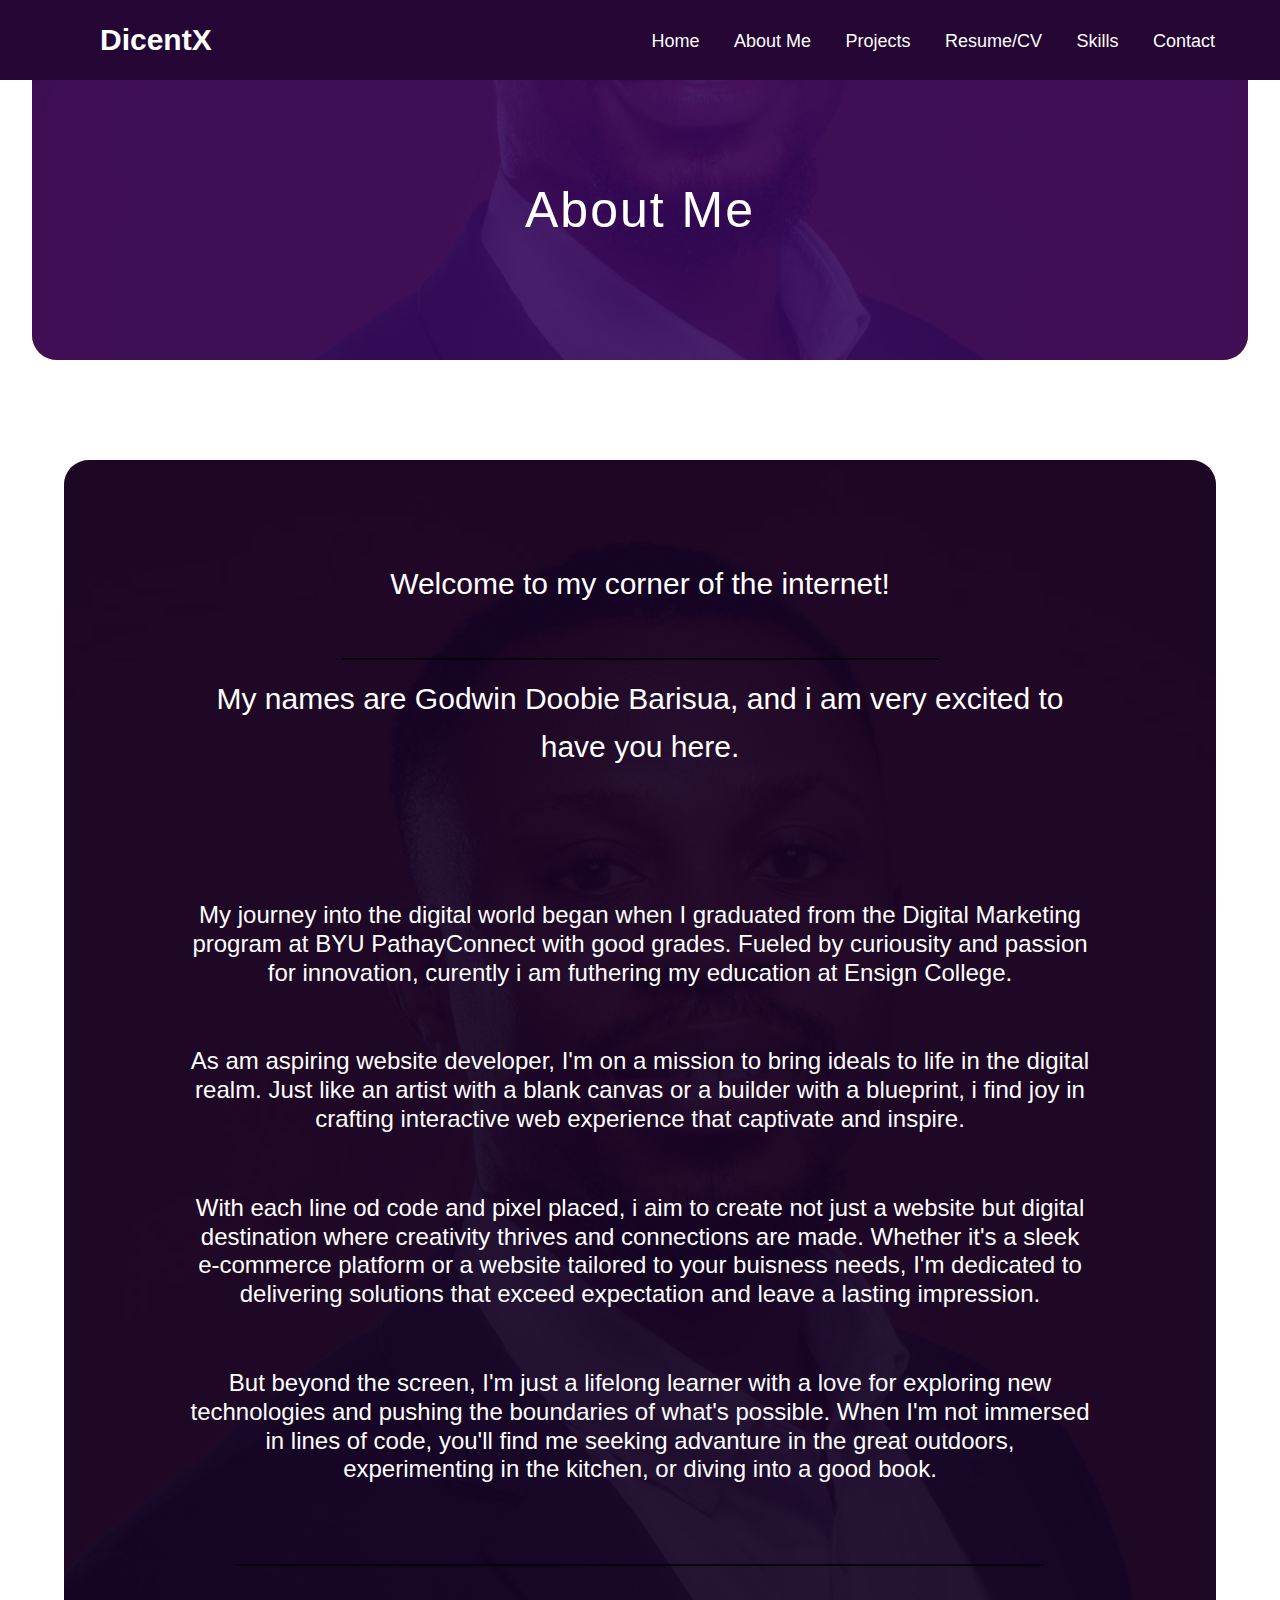
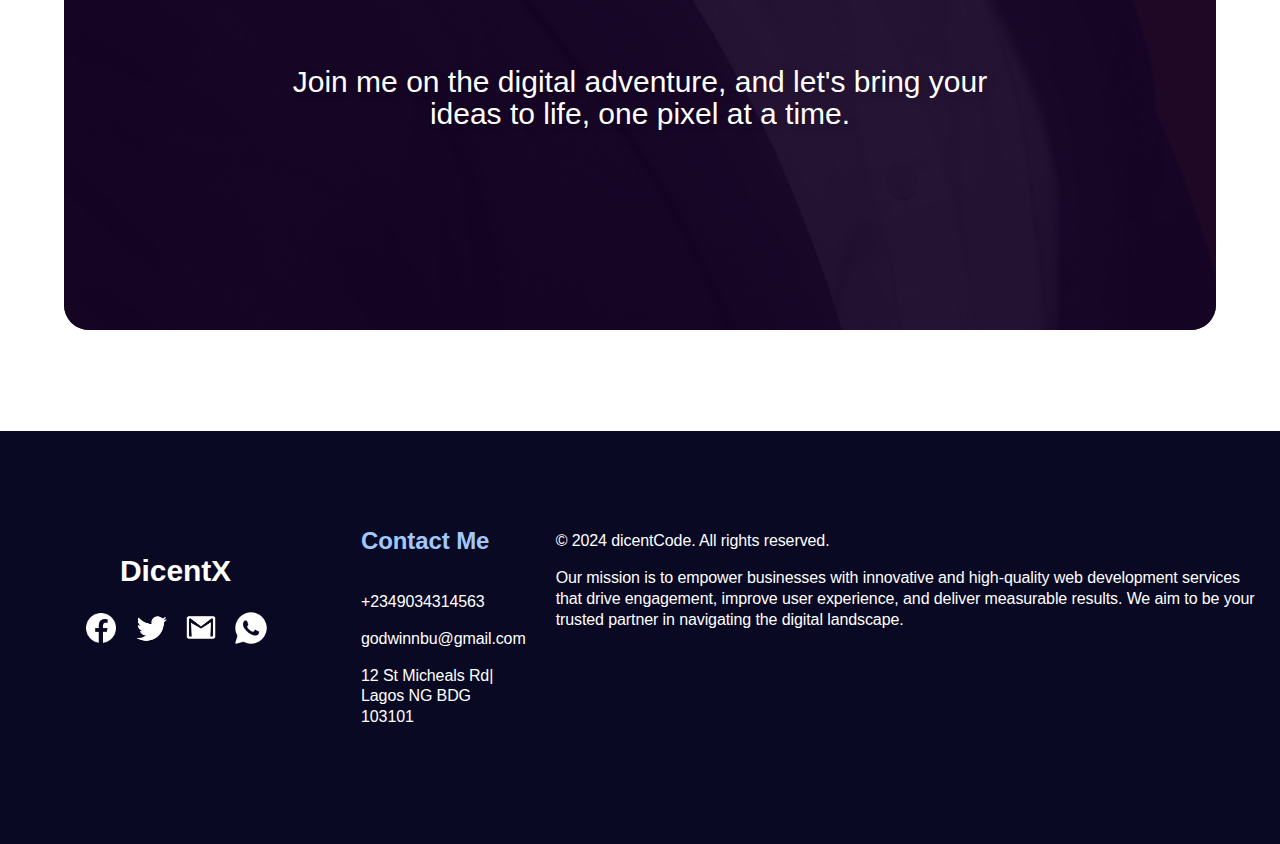
<file: about me.html>
<!DOCTYPE html>
<html lang="en">
<head>
    <meta charset="UTF-8">
    <meta name="viewport" content="width=device-width, initial-scale=1.0">
    <link rel="stylesheet" href="styles.css">
    <title>About Me</title>
</head>
<body>
    <nav>
        <input type="checkbox" id="check">
        <label for="check">
          <img src="images/icons8-menu-50.png" class="checkbtn">
        </label>
        
        <label class="logo">DicentX</label>
        <ul class="menu active">
          <li class="nav-menu">
            <a href="index.html">Home</a>
          </li>
          <li class="nav-menu">
            <a href="about me.html">About Me</a>
          </li>
          <li class="nav-menu">
            <a href="portfolio.html">Projects</a>
          </li>
          <li class="nav-menu">
            <a href="resume.html">Resume/CV</a>
          </li>
          <li class="nav-menu">
            <a href="skills.html">Skills</a>
          </li>
          <li class="nav-menu">
            <a href="contacts.html">Contact</a>
          </li>
        </ul>
      </nav>
      <div id="about-heading">
        <div class="overlay">
            <h1>About Me</h1>
        </div>
      </div>
      <div id="about-me-text">
        <div class="overlay">
            <div class="about-hero">
                <h5>Welcome to my corner of the internet!<br><hr>My names are Godwin Doobie Barisua, and i am very excited to have you here.</h5>
                
            </div>
            <div class="about-child">
                <p>My journey into the digital world began when I graduated from the Digital Marketing program at BYU PathayConnect with good grades. Fueled by curiousity and passion for innovation, curently i am futhering my education at Ensign College.</p>
                <p>As am aspiring website developer, I'm on a mission to bring ideals to life in the digital realm. Just like an artist with a blank canvas or a builder with a blueprint, i find joy in crafting interactive web experience that captivate and inspire.</p>
                <p>With each line od code and pixel placed, i aim to create not just a website but digital destination where creativity thrives and connections are made. Whether it's a sleek e-commerce platform or a website tailored to your buisness needs, I'm dedicated to delivering solutions that exceed expectation and leave a lasting impression.</p>
                <p>But beyond the screen, I'm just a lifelong learner with a love for exploring new technologies and pushing the boundaries of what's possible. When I'm not immersed in lines of code, you'll find me seeking advanture in the great outdoors, experimenting in the kitchen, or diving into a good book.</p>
                <hr>
                <h5>Join me on the digital adventure, and let's bring your ideas to life, one pixel at a time.</h5>
            </div>
        </div>
      </div>
      <footer id="Contact">
        <div class="foot-case first">
          <label class="logo foot-logo">DicentX</label>
          <ul>
            <li>
              <a href="https://web.facebook.com/profile.php?id=100074718063297"><img class="foot-icon" src="images/icons8-facebook-50.png" alt="facebook logo"></a>
            </li>
            <li>
              <a href="https://x.com/Factorstarblog"><img class="foot-icon" src="images/icons8-twitter-64.png" alt="twitter logo"></a>
            </li>
            <li>
              <a href="mailto:godwinnbu@gmail.com"><img class="foot-icon" src="images/icons8-gmail-64.png" al="gmail icon"></a>
            </li>
            <li>
              <a href="https://wa.me/+2349034314563"><img class="foot-icon" src="images/icons8-whatsapp-50.png" alt="whatsApp logo"></a>
            </li>
          </ul>
        </div>
        <div class="foot-case">
          <h5>Contact Me</h5>
          <p>+2349034314563</p>
          <p>godwinnbu@gmail.com</p>
          <p>12 St Micheals Rd| Lagos NG BDG 103101</p>
          </div>
        <div class="foot-case">
          <p>&copy; 2024 dicentCode. All rights reserved.</p>
          <p>Our mission is to empower businesses with innovative and high-quality web development services that drive engagement, improve user experience, and deliver measurable results. We aim to be your trusted partner in navigating the digital landscape.</p>
        </div>
      </footer>
</body>
</html>
</file>
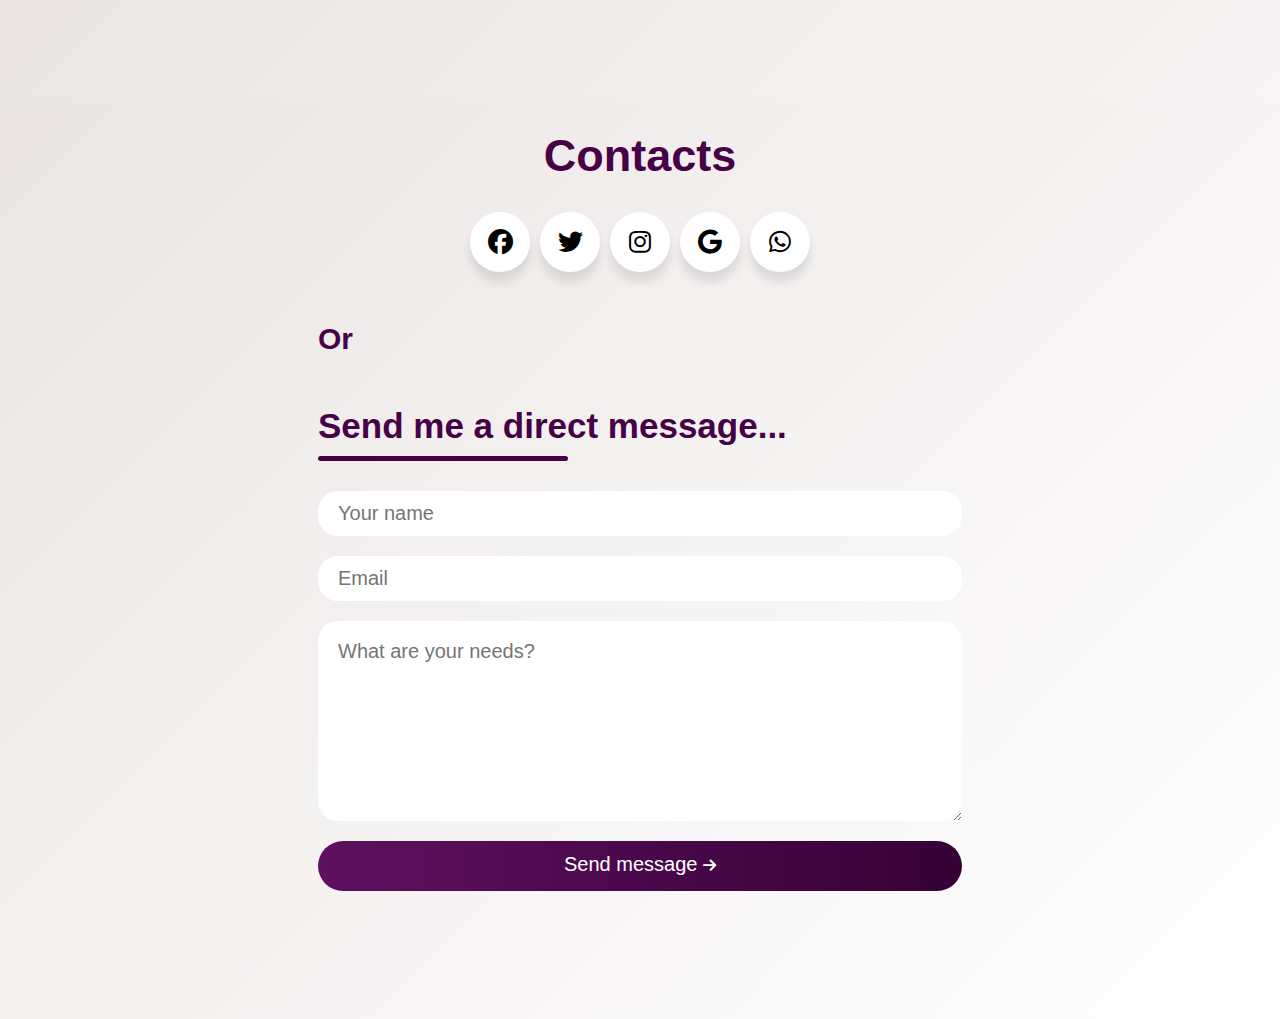
<file: contact.html>
<!DOCTYPE html>
<html lang="en">
<head>
    <meta http-equiv="X-UA-Compatible" content="IE=7">
    <meta charset="UTF-8">
    <meta name="viewport" content="width=device-width, initial-scale=1.0">
    <title>Document</title>
    <link rel="stylesheet" href="contact-style.css">
    <link rel="stylesheet" href="fontawesome-free-6.5.2-web/fontawesome-free-6.5.2-web/css/all.css">
</head>
<body>
    <div class="contact">
        <h1>Contacts</h1>
        <div class="social-contact">
            <div class="button">
                <div class="icon-n"><a href=""><i class="fab fa-facebook"></i></a></i></div>
                <span>Facebook</span>
            </div>
            <div class="button">
                <div class="icon-n"><i class="fab fa-twitter"></i></div>
                <span>Twitter</span>
            </div>
            <div class="button">
                <div class="icon-n"><i class="fab fa-instagram"></i></div>
                <span>Instagram</span>
            </div>
            <div class="button">
                <div class="icon-n"><a href="godwinnbu@gmail.com"><i class="fab fa-google"></i></a></div>
                <span>Gmail</span>
            </div>
            
            <div class="button">
                <div class="icon-n"><i class="fab fa-whatsapp"></i></div>
                <span>WhatsApp</span>
            </div>
            
        </div>
        <div class="form">
            <form action="https://api.web3forms.com/submit" method="POST" name="form">
                <div>
                    <h3>Or</h3>
                    <h2>Send me a direct message...</h2>
                    <hr>
                </div>
                <input type="hidden" name="access_key" value="ffc06387-06db-4fed-a189-ffeb232dbc75">
                <input type="text" name="name" class="gmail-input" placeholder="Your name" required>
                <input type="email" name="email" class="gmail-input" placeholder="Email" required>
                <textarea name="message" class="gmail-input" placeholder="What are your needs?" required></textarea>
                <button>Send message <i class="fa fa-arrow-right"></i></button>
            </form>
        </div>
    </div>
</body>
</html>
</file>
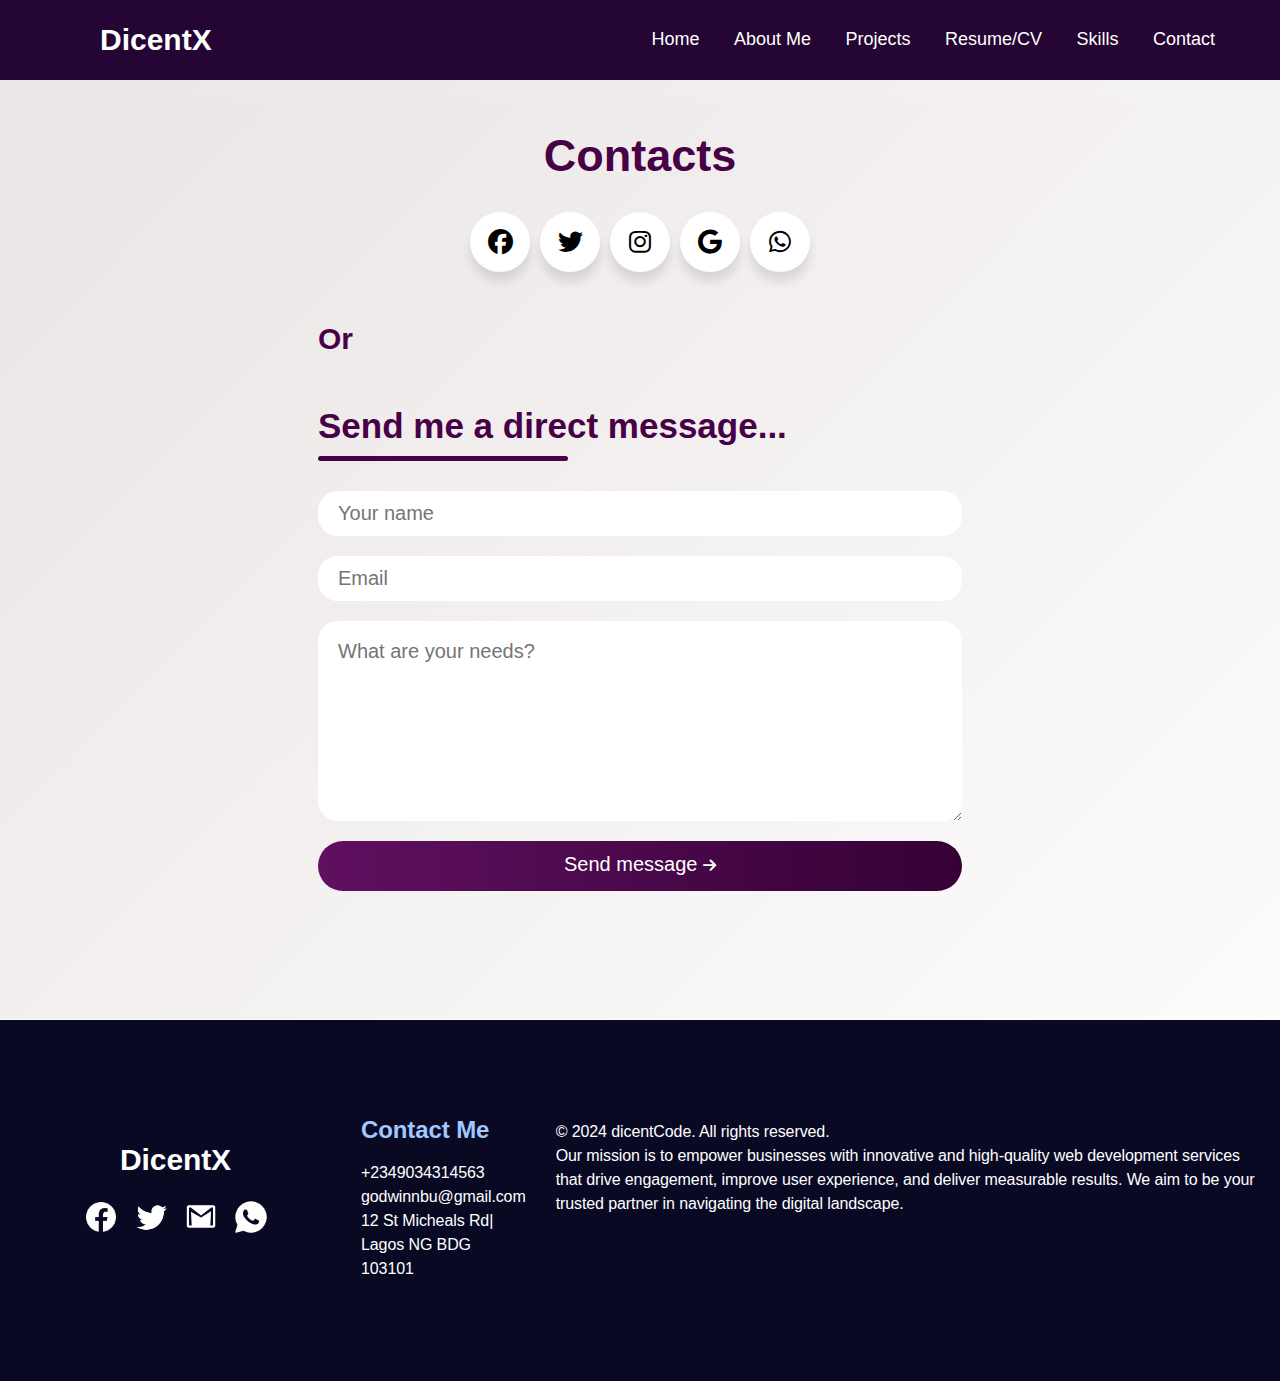
<file: contacts.html>
<!DOCTYPE html>
<html lang="en">
<head>
    <meta charset="UTF-8">
    <meta http-equiv="X-UA-Compatible" content="IE=7">
    <meta name="viewport" content="width=device-width, initial-scale=1.0">
    <link rel="stylesheet" href="contact-style.css">
    <link rel="stylesheet" href="fontawesome-free-6.5.2-web/fontawesome-free-6.5.2-web/css/all.css">
    <title>About Me</title>
</head>
<body>
    <nav>
        <input type="checkbox" id="check">
        <label for="check">
          <img src="images/icons8-menu-50.png" class="checkbtn">
        </label>
        
        <label class="logo">DicentX</label>
        <ul class="menu active">
          <li class="nav-menu">
            <a href="index.html">Home</a>
          </li>
          <li class="nav-menu">
            <a href="about me.html">About Me</a>
          </li>
          <li class="nav-menu">
            <a href="portfolio.html">Projects</a>
          </li>
          <li class="nav-menu">
            <a href="resume.html">Resume/CV</a>
          </li>
          <li class="nav-menu">
            <a href="skills.html">Skills</a>
          </li>
          <li class="nav-menu">
            <a href="contacts.html">Contact</a>
          </li>
        </ul>
      </nav>
      <div class="contact">
        <h1>Contacts</h1>
        <div class="social-contact">
            <div class="button">
                <div class="icon-n"><a href="https://web.facebook.com/profile.php?id=100074718063297"><i class="fab fa-facebook"></i></a></div>
                <span>Facebook</span>
            </div>
            <div class="button">
                <div class="icon-n"><a href="https://x.com/Factorstarblog"><i class="fab fa-twitter"></i></a></div>
                <span>Twitter</span>
            </div>
            <div class="button">
                <div class="icon-n"><a href="https://www.instagram.com/factorstarblog?igsh=OGQ5ZDc2ODk2ZA%3D%3D&utm_source=qr"><i class="fab fa-instagram"></i></a></div>
                <span>Instagram</span>
            </div>
            <div class="button">
                <div class="icon-n"><a href="mailto:godwinnbu@gmail.com"><i class="fab fa-google"></i></a></div>
                <span>Gmail</span>
            </div>
            
            <div class="button">
                <div class="icon-n"><a href="https://wa.me/+2349034314563"><i class="fab fa-whatsapp"></i></a></div>
                <span>WhatsApp</span>
            </div>
            
        </div>
        <div class="form">
            <form action="https://api.web3forms.com/submit" method="POST" name="form">
                <div>
                    <h3>Or</h3>
                    <h2>Send me a direct message...</h2>
                    <hr>
                </div>
                <input type="hidden" name="access_key" value="ffc06387-06db-4fed-a189-ffeb232dbc75">
                <input type="text" name="name" class="gmail-input" placeholder="Your name" required>
                <input type="email" name="email" class="gmail-input" placeholder="Email" required>
                <textarea name="message" class="gmail-input" placeholder="What are your needs?" required></textarea>
                <button>Send message <i class="fa fa-arrow-right"></i></button>
            </form>
        </div>
    </div>
      
      <footer id="Contact">
        <div class="foot-case first">
          <label class="logo foot-logo">DicentX</label>
          <ul>
            <li>
              <a href="https://web.facebook.com/profile.php?id=100074718063297"><img class="foot-icon" src="images/icons8-facebook-50.png" alt="facebook logo"></a>
            </li>
            <li>
              <a href="https://x.com/Factorstarblog"><img class="foot-icon" src="images/icons8-twitter-64.png" alt="twitter logo"></a>
            </li>
            <li>
              <a href="mailto:godwinnbu@gmail.com"><img class="foot-icon" src="images/icons8-gmail-64.png" al="gmail icon"></a>
            </li>
            <li>
              <a href="https://wa.me/+2349034314563"><img class="foot-icon" src="images/icons8-whatsapp-50.png" alt="whatsApp logo"></a>
            </li>
          </ul>
        </div>
        <div class="foot-case">
          <h5>Contact Me</h5>
          <p>+2349034314563</p>
          <p>godwinnbu@gmail.com</p>
          <p>12 St Micheals Rd| Lagos NG BDG 103101</p>
          </div>
        <div class="foot-case">
          <p>&copy; 2024 dicentCode. All rights reserved.</p>
          <p>Our mission is to empower businesses with innovative and high-quality web development services that drive engagement, improve user experience, and deliver measurable results. We aim to be your trusted partner in navigating the digital landscape.</p>
        </div>
      </footer>
</body>
</html>
</file>
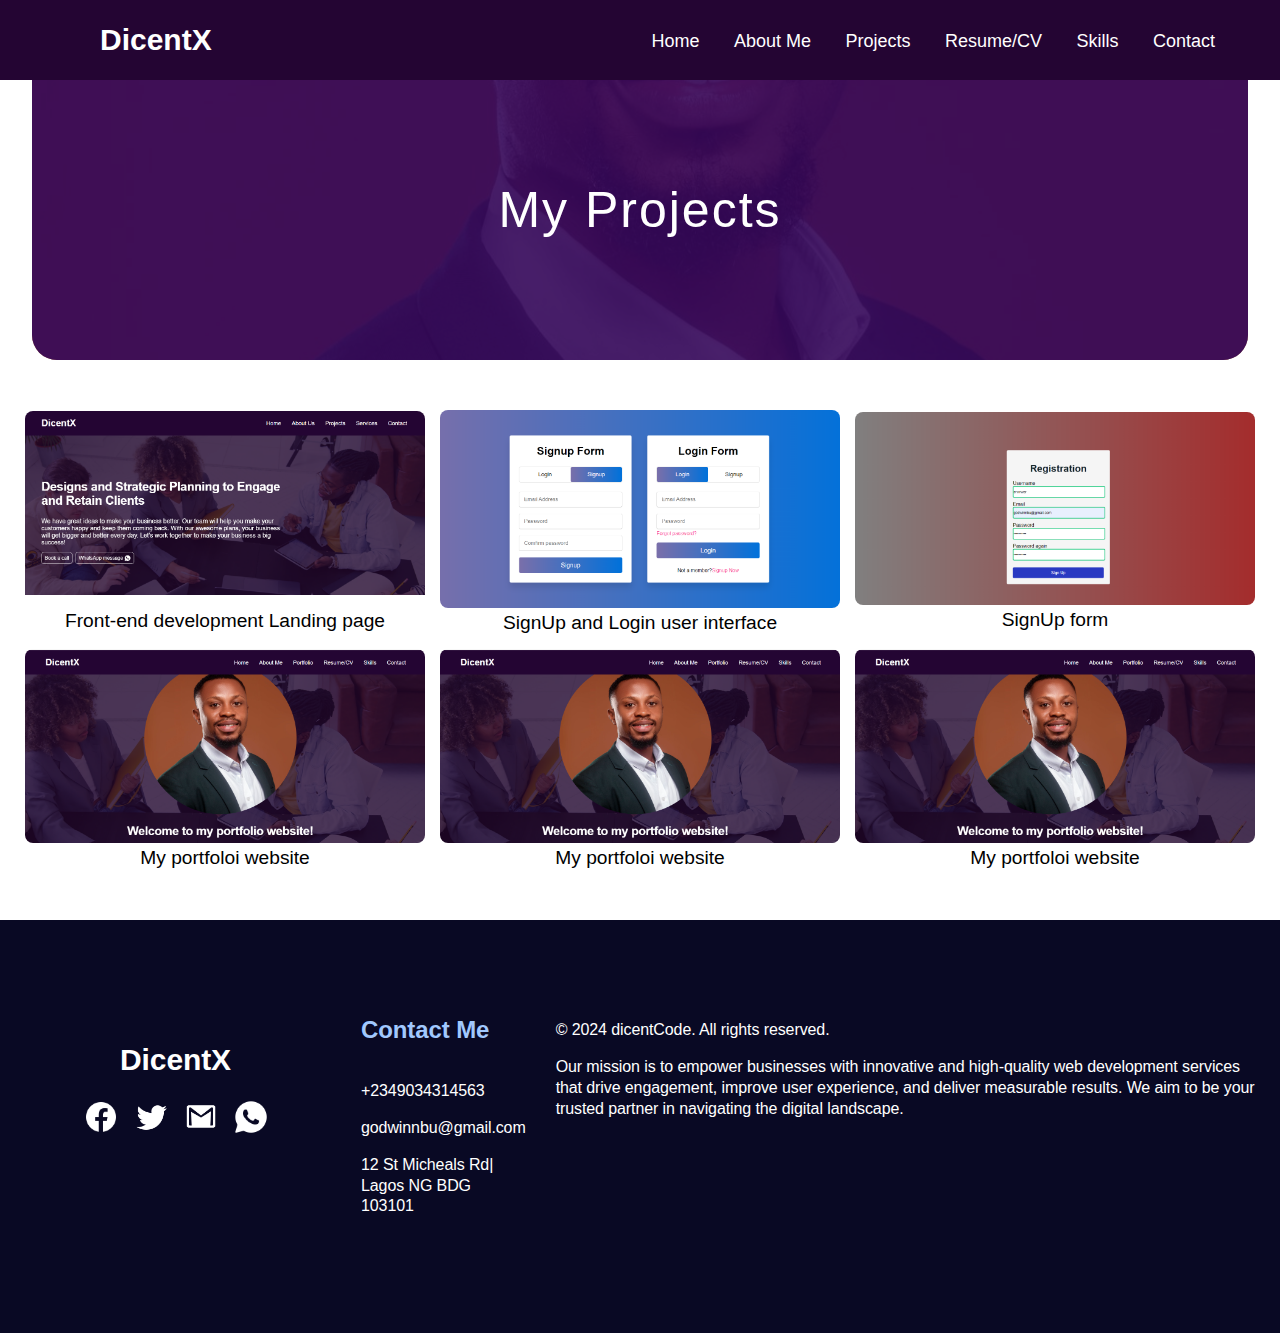
<file: portfolio.html>
<!DOCTYPE html>
<html lang="en">
<head>
    <meta charset="UTF-8">
    <meta name="viewport" content="width=device-width, initial-scale=1.0">
    <link rel="stylesheet" href="styles.css">
    <title>About Me</title>
</head>
<body>
    <nav>
        <input type="checkbox" id="check">
        <label for="check">
          <img src="images/icons8-menu-50.png" class="checkbtn">
        </label>
        
        <label class="logo">DicentX</label>
        <ul class="menu active">
          <li class="nav-menu">
            <a href="index.html">Home</a>
          </li>
          <li class="nav-menu">
            <a href="about me.html">About Me</a>
          </li>
          <li class="nav-menu">
            <a href="portfolio.html">Projects</a>
          </li>
          <li class="nav-menu">
            <a href="resume.html">Resume/CV</a>
          </li>
          <li class="nav-menu">
            <a href="skills.html">Skills</a>
          </li>
          <li class="nav-menu">
            <a href="contacts.html">Contact</a>
          </li>
        </ul>
      </nav>
      <div id="about-heading">
        <div class="overlay">
            <h1>My Projects
            </h1>
        </div>
      </div>
      <div class="my-portfolio">
        <div>
            <div class="web-project">
                <img class="image" src="images/DicentX website.png" alt="dicentX project">
            </div>
            <p>Front-end development Landing page</p>
        </div>
        <div>
            <div class="web-project">
                <img class="image" src="images/singin and login.png" alt="dicentX project">
            </div>
            <p>SignUp and Login user interface</p>
        </div>
        <div>
            <div class="web-project">
                <img class="image" src="images/SignUp Form.png" alt="dicentX project">
            </div>
            <p>SignUp form</p>
        </div>
        <div>
            <div class="web-project">
                <img class="image" src="images/my port.png" alt="dicentX project">
            </div>
            <p>My portfoloi website</p>
        </div>
        <div>
            <div class="web-project">
                <img class="image" src="images/my port.png" alt="dicentX project">
            </div>
            <p>My portfoloi website</p>
        </div>
        <div>
            <div class="web-project">
                <img class="image" src="images/my port.png" alt="dicentX project">
            </div>
            <p>My portfoloi website</p>
        </div>
      </div>
      
      <footer id="Contact">
        <div class="foot-case first">
          <label class="logo foot-logo">DicentX</label>
          <ul>
            <li>
              <a href="https://web.facebook.com/profile.php?id=100074718063297"><img class="foot-icon" src="images/icons8-facebook-50.png" alt="facebook logo"></a>
            </li>
            <li>
              <a href="https://x.com/Factorstarblog"><img class="foot-icon" src="images/icons8-twitter-64.png" alt="twitter logo"></a>
            </li>
            <li>
              <a href="mailto:godwinnbu@gmail.com"><img class="foot-icon" src="images/icons8-gmail-64.png" al="gmail icon"></a>
            </li>
            <li>
              <a href="https://wa.me/+2349034314563"><img class="foot-icon" src="images/icons8-whatsapp-50.png" alt="whatsApp logo"></a>
            </li>
          </ul>
        </div>
        <div class="foot-case">
          <h5>Contact Me</h5>
          <p>+2349034314563</p>
          <p>godwinnbu@gmail.com</p>
          <p>12 St Micheals Rd| Lagos NG BDG 103101</p>
          </div>
        <div class="foot-case">
          <p>&copy; 2024 dicentCode. All rights reserved.</p>
          <p>Our mission is to empower businesses with innovative and high-quality web development services that drive engagement, improve user experience, and deliver measurable results. We aim to be your trusted partner in navigating the digital landscape.</p>
        </div>
      </footer>
</body>
</html>
</file>
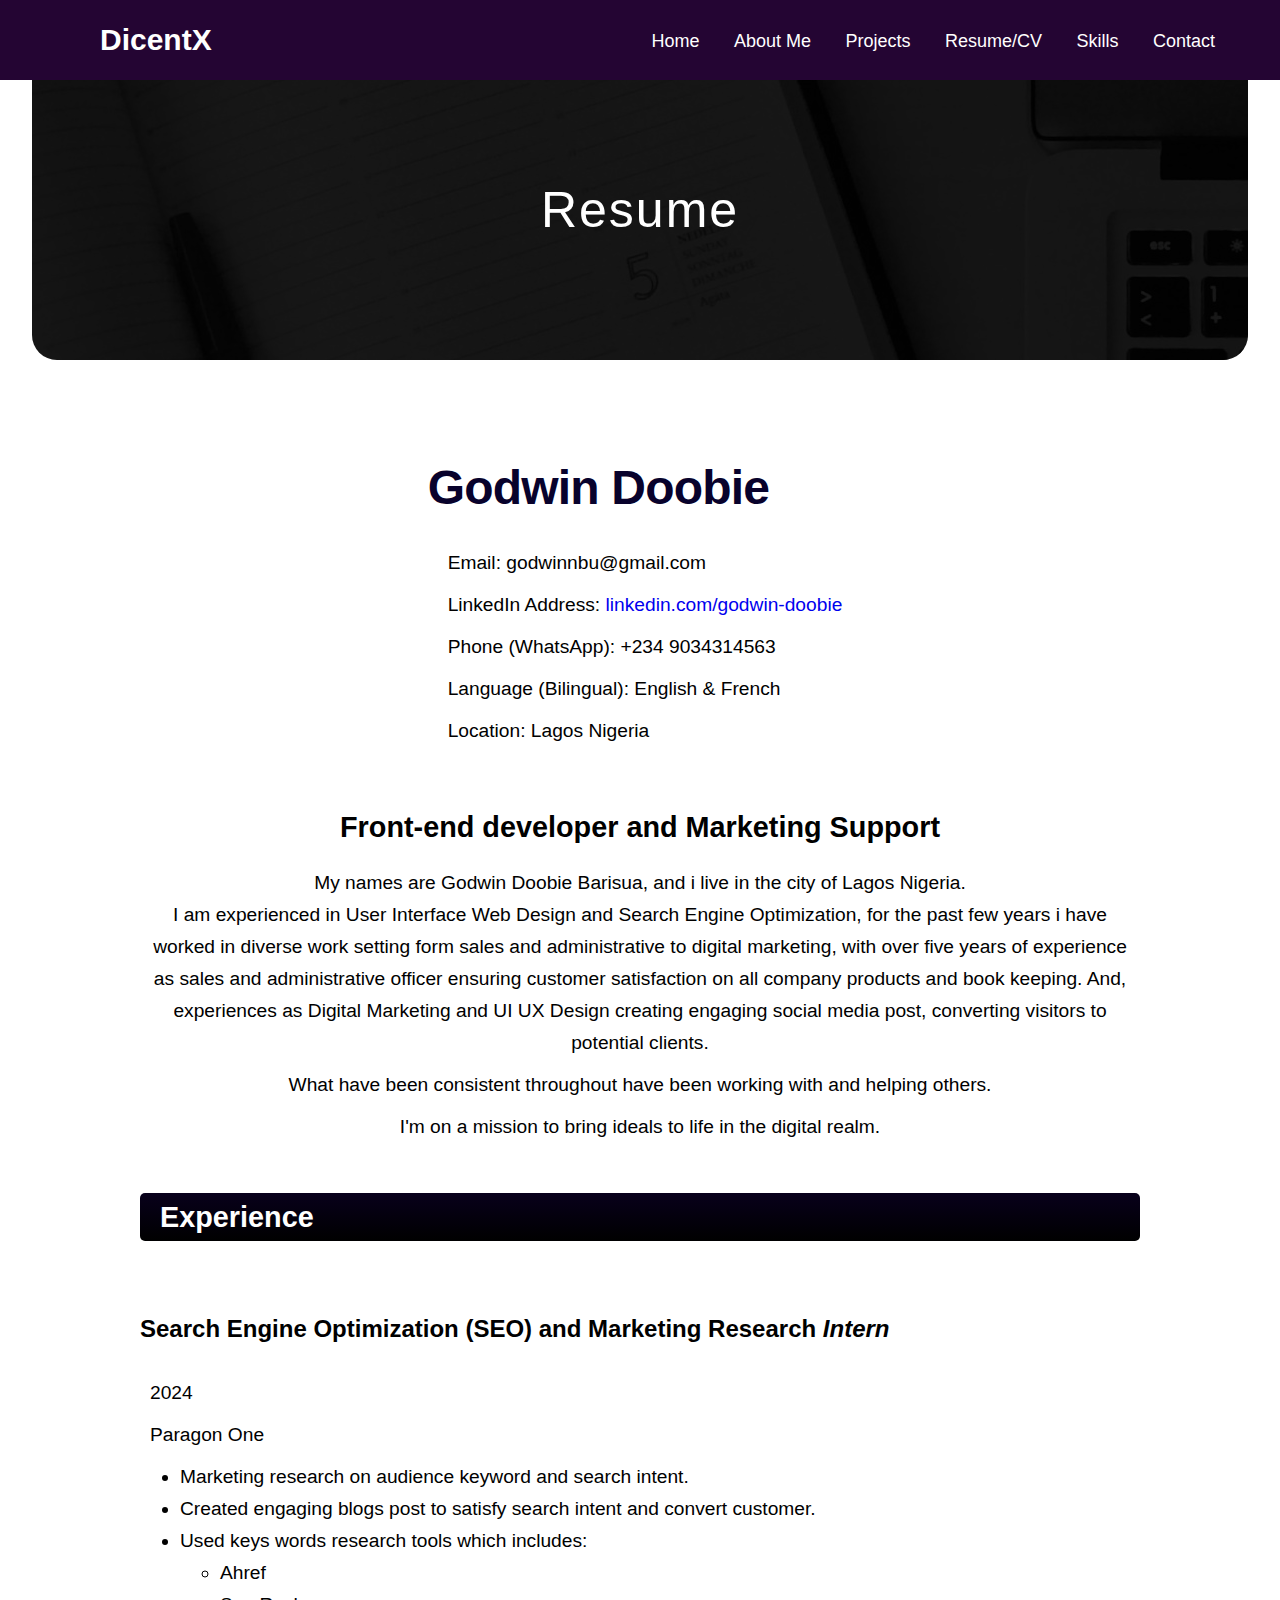
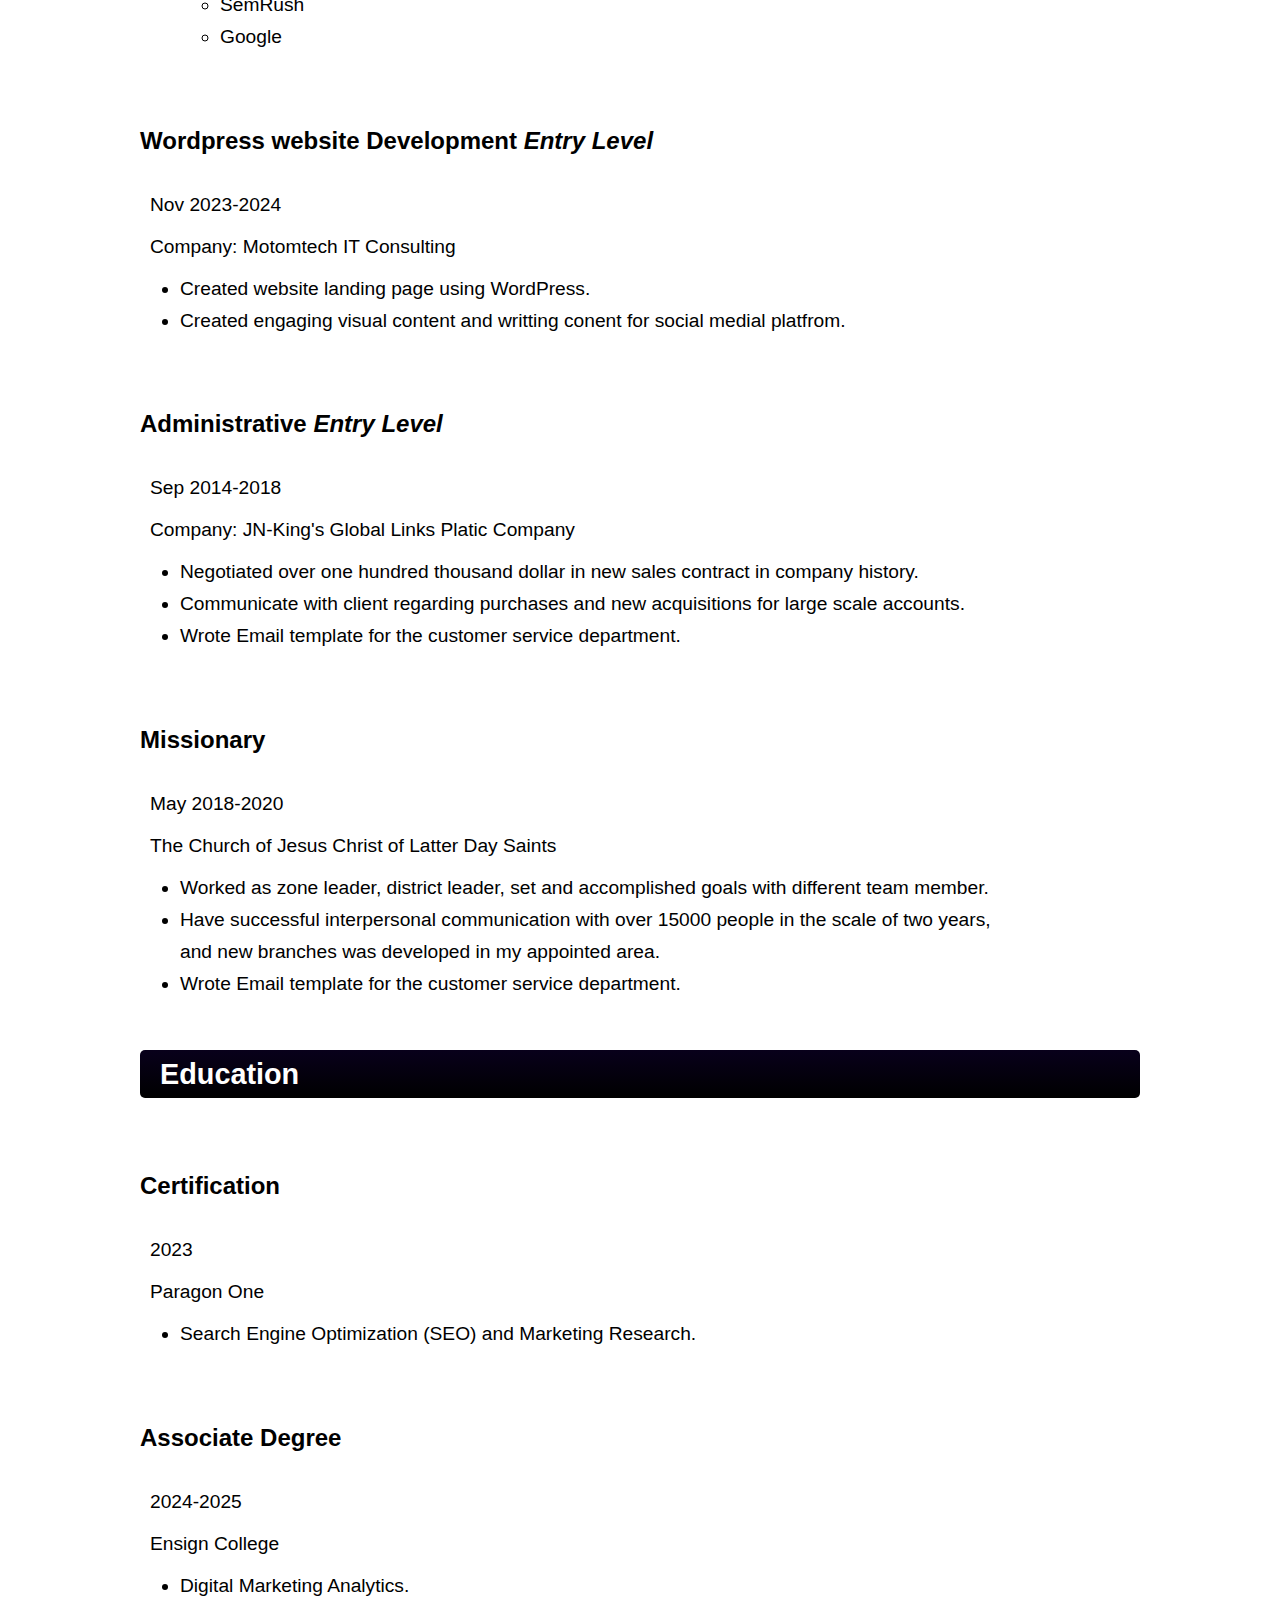
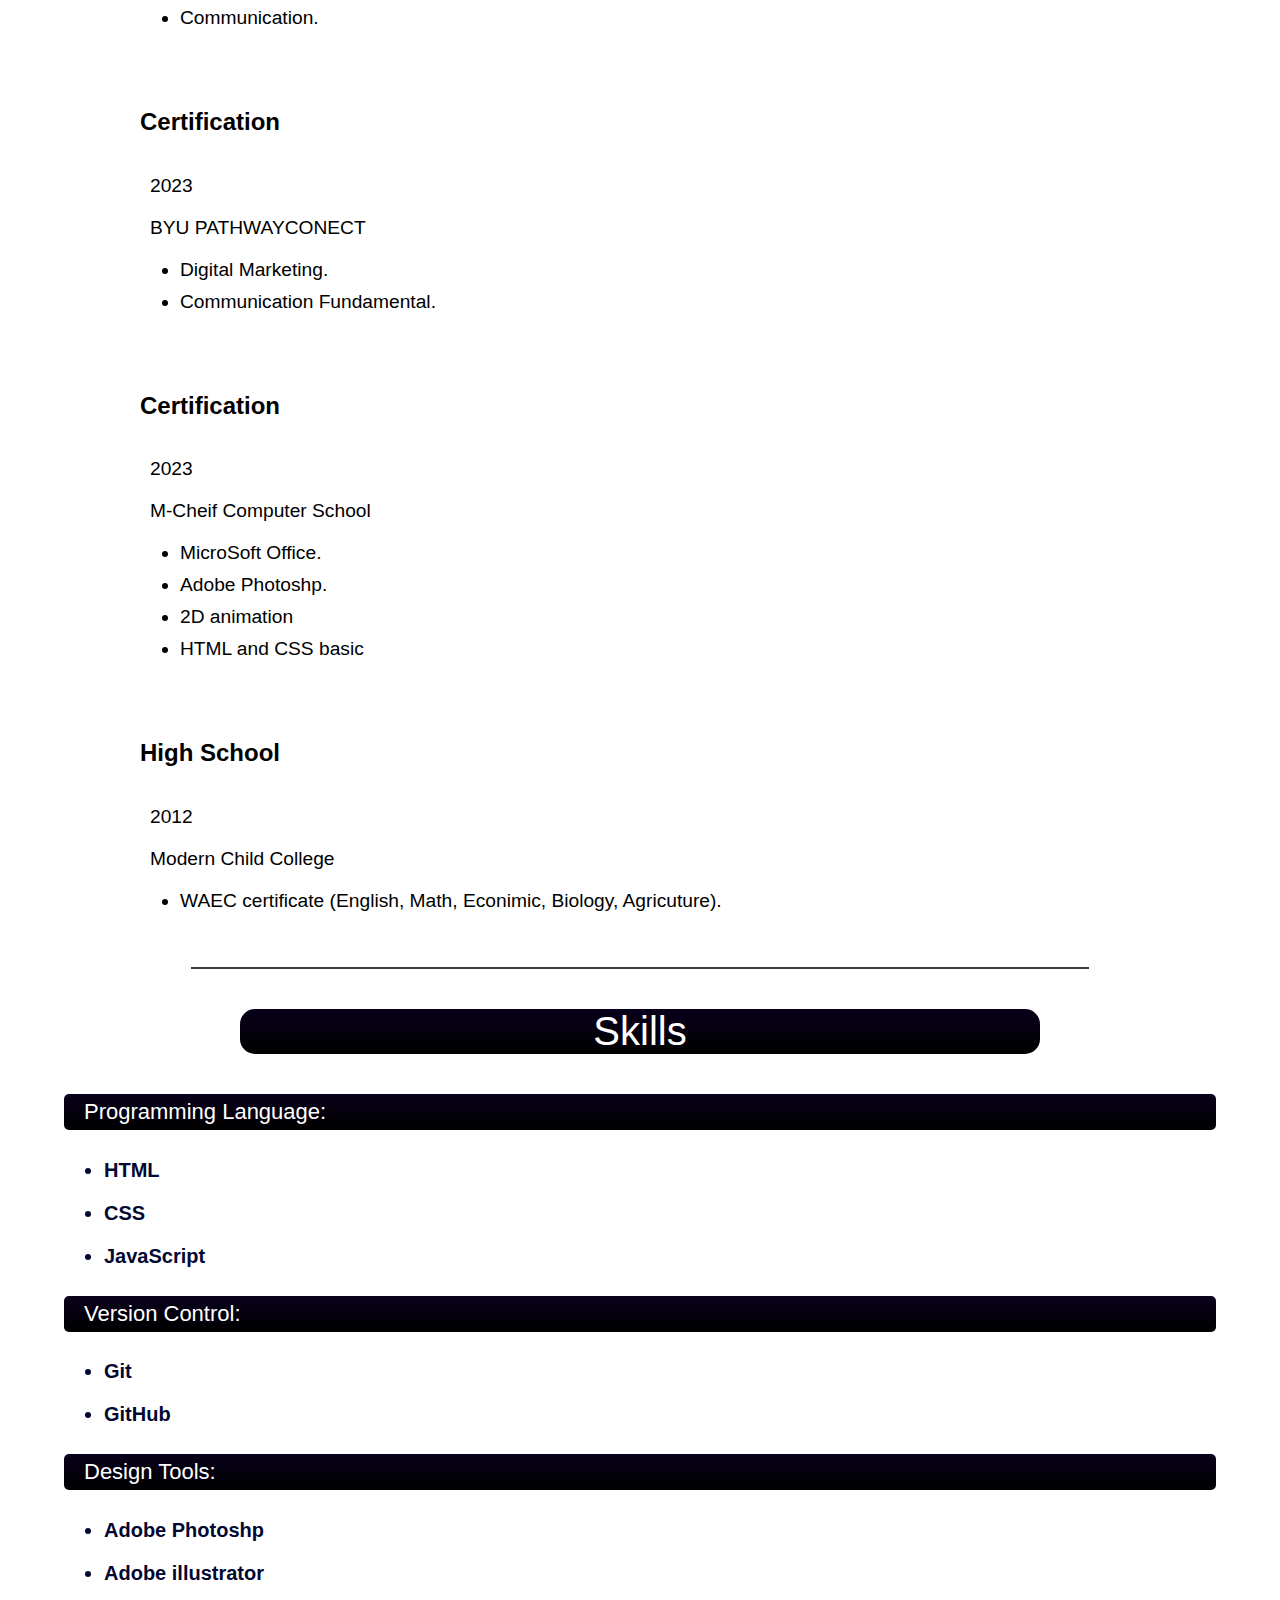
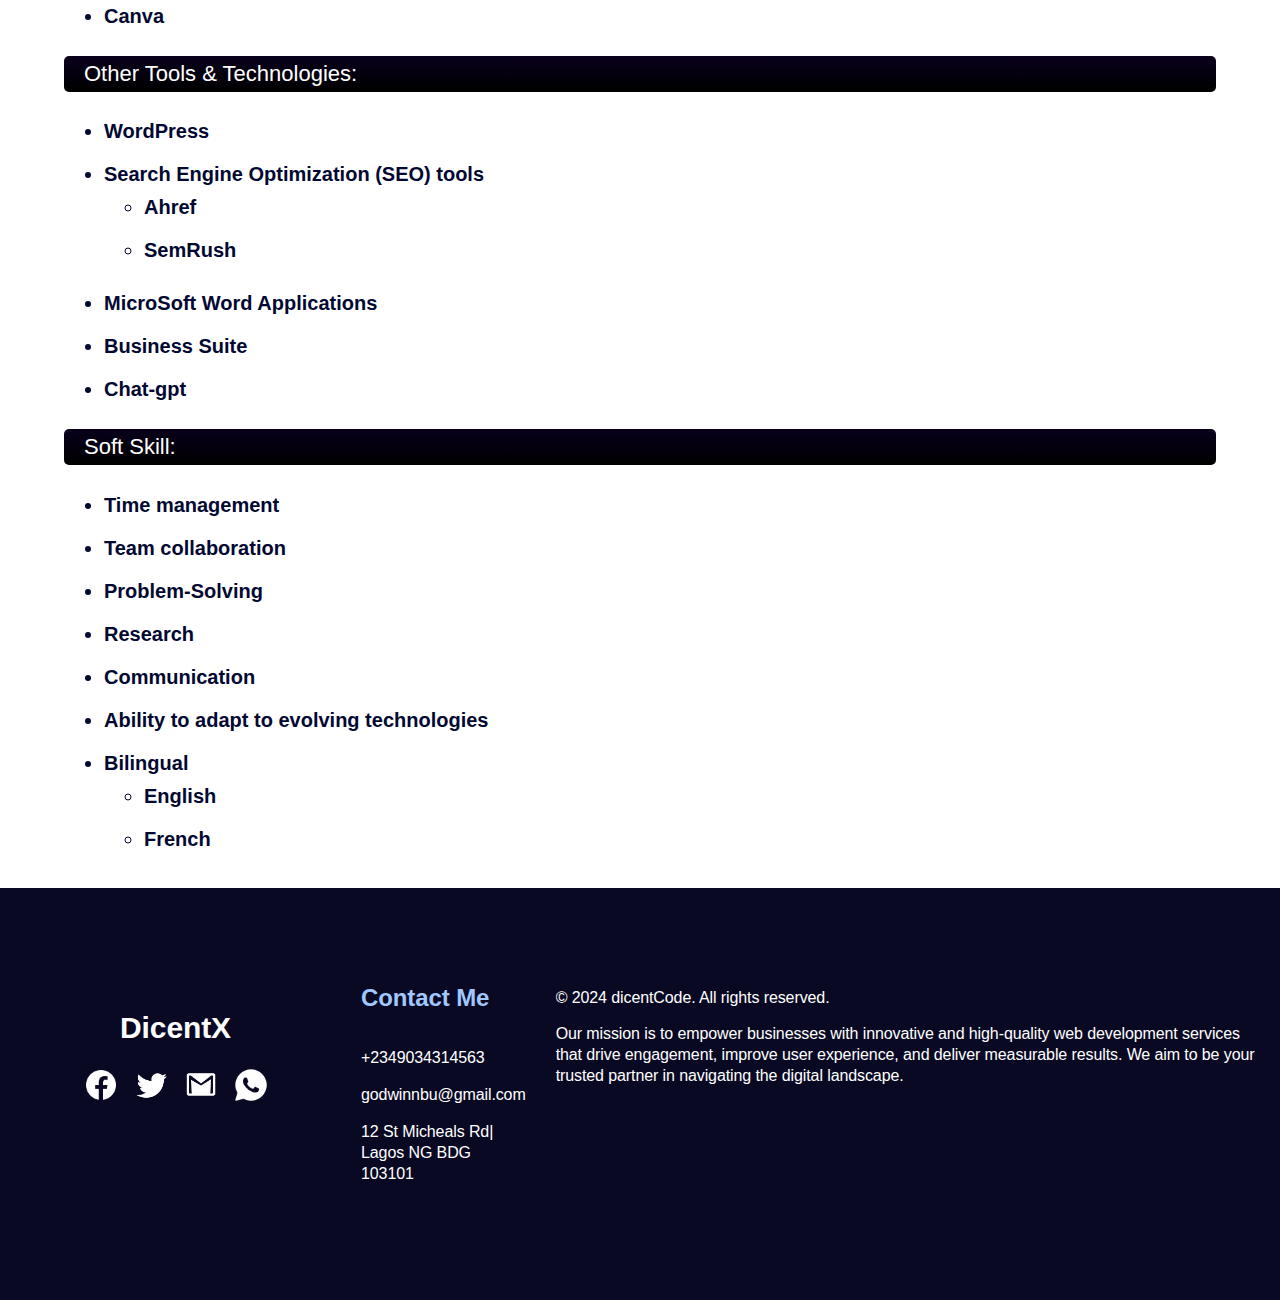
<file: resume.html>
<!DOCTYPE html>
<html lang="en">
<head>
    <meta charset="UTF-8">
    <meta name="viewport" content="width=device-width, initial-scale=1.0">
    <link rel="stylesheet" href="styles.css">
    <title>Resume</title>
</head>
<body>
    <nav>
        <input type="checkbox" id="check">
        <label for="check">
          <img src="images/icons8-menu-50.png" class="checkbtn">
        </label>
        
        <label class="logo">DicentX</label>
        <ul class="menu active">
          <li class="nav-menu">
            <a href="index.html">Home</a>
          </li>
          <li class="nav-menu">
            <a href="about me.html">About Me</a>
          </li>
          <li class="nav-menu">
            <a href="portfolio.html">Projects</a>
          </li>
          <li class="nav-menu">
            <a href="resume.html">Resume/CV</a>
          </li>
          <li class="nav-menu">
            <a href="skills.html">Skills</a>
          </li>
          <li class="nav-menu">
            <a href="contacts.html">Contact</a>
          </li>
        </ul>
      </nav>
      <div id="skill-heading">
        <div class="overlay">
            <h1>Resume</h1>
        </div>
      </div>
      <div id="my-resume">
        <div class="my-data">
            <h1>Godwin Doobie</h1>
            <p>Email: godwinnbu@gmail.com</p>
            <p>LinkedIn Address: <a href="http://linkedin.com/in/godwin-doobie-1a9830288">linkedin.com/godwin-doobie</a></p>
            <p>Phone (WhatsApp): +234 9034314563</p>
            <p>Language (Bilingual): English & French</p>
            <p>Location: Lagos Nigeria</p>
        </div>
        <div class="summary">
            <h2>Front-end developer and Marketing Support</h2>
            <p>My names are Godwin Doobie Barisua, and i live in the city of Lagos Nigeria.
                 <br> I am experienced in User Interface Web Design and Search Engine Optimization, for the past few years i have worked in diverse work setting form sales and administrative to digital marketing, with over five years of experience as sales and administrative officer ensuring customer satisfaction on all company products and book keeping. And, experiences as Digital Marketing and UI UX Design creating engaging social media post, converting visitors to potential clients.</p>
            <p>What have been consistent throughout have been working with and helping others.</p>
            <p>I'm on a mission to bring ideals to life in the digital realm.</p>
        </div>
        <div class="experience">
            <h3>Experience</h3>
            <h4>Search Engine Optimization (SEO) and Marketing Research <i>Intern</i></h4>
            <p>2024</p>
            <p>Paragon One </p>
            <ul>
                <li>Marketing research on audience keyword and search intent.</li>
                <li>Created engaging blogs post to satisfy search intent and convert customer.</li>
                <li>Used keys words research tools which includes: <ul>
                    <li>Ahref</li>
                    <li>SemRush</li>
                    <li>Google</li>
                </ul></li>
            </ul>


            <h4>Wordpress website Development <i>Entry Level</i></h4>
            <p>Nov 2023-2024</p>
            <p>Company: Motomtech IT Consulting</p>
            <ul>
                <li>Created website landing page using WordPress.</li>
                <li>Created engaging visual content and writting conent for social medial platfrom.</li>
            </ul>


            <h4>Administrative <i>Entry Level</i></h4>
            <p>Sep 2014-2018</p>
            <p>Company: JN-King's Global Links Platic Company</p>
            <ul>
                <li>Negotiated over one hundred thousand dollar in new sales contract in company history.</li>
                <li>Communicate with client regarding purchases and new acquisitions for large scale accounts.</li>
                <li>Wrote Email template for the customer service department.</li>
            </ul>


            <h4>Missionary</h4>
            <p>May 2018-2020</p>
            <p>The Church of Jesus Christ of Latter Day Saints</p>
            <ul>
                <li>Worked as zone leader, district leader, set and accomplished goals with different team member.</li>
                <li>Have successful interpersonal communication with over 15000 people in the scale of two years, <br>and new branches was developed in my appointed area.</li>
                <li>Wrote Email template for the customer service department.</li>
            </ul>
        </div>
        <div class="experience">
            <h3>Education</h3>
            <h4>Certification</h4>
            <p>2023</p>
            <p>Paragon One</p>
            <ul>
                <li>Search Engine Optimization (SEO) and Marketing Research.</li>
            </ul>


            <h4>Associate Degree</h4>
            <p>2024-2025</p>
            <p>Ensign College</p>
            <ul>
                <li>Digital Marketing Analytics.</li>
                <li>Communication.</li>
            </ul>


            <h4>Certification</h4>
            <p>2023</p>
            <p>BYU PATHWAYCONECT</p>
            <ul>
                <li>Digital Marketing.</li>
                <li>Communication Fundamental.</li>
            </ul>


            <h4>Certification</h4>
            <p>2023</p>
            <p>M-Cheif Computer School</p>
            <ul>
                <li>MicroSoft Office.</li>
                <li>Adobe Photoshp.</li>
                <li>2D animation</li>
                <li>HTML and CSS basic</li>
            </ul>
            <h4>High School</h4>
            <p>2012</p>
            <p>Modern Child College</p>
            <ul>
                <li>WAEC certificate (English, Math, Econimic, Biology, Agricuture).</li>
            </ul>
        </div>
      </div>
      <hr>

      <div class="cv-skill">
        <p>Skills</p>
      </div>



      <div class="my-skills">
        <div class="skill">
            <h2>Programming Language:</h2>
            <Ul>
                <li>HTML</li>
                <li>CSS</li>
                <li>JavaScript</li>
            </Ul>
        </div>
        <div class="skill">
          <h2>Version Control:</h2>
          <Ul>
              <li>Git</li>
              <li>GitHub</li>
          </Ul>
        </div>
        <div class="skill">
          <h2>Design Tools:</h2>
          <Ul>
            <li>Adobe Photoshp</li>
            <li>Adobe illustrator</li>
            <li>Canva</li>
          </Ul>
        </div>
        <div class="skill">
          <h2>Other Tools & Technologies:</h2>
          <Ul>
            <li>WordPress</li>
            <li>Search Engine Optimization (SEO) tools
              <ul>
                <li>Ahref</li>
                <li>SemRush</li>
              </ul>
            </li>
            <li>MicroSoft Word Applications</li>
            <li>Business Suite</li>
            <li>Chat-gpt</li>
           </Ul>
        </div>
        <div class="skill">
          <h2>Soft Skill:</h2>
          <Ul>
            <li>Time management</li>
            <li>Team collaboration</li>
            <li>Problem-Solving</li>
            <li>Research</li>
            <li>Communication</li>
            <li>Ability to adapt to evolving technologies</li>
            <li>Bilingual
              <ul>
                <li>English</li>
                <li>French</li>
              </ul>
            </li>
           </Ul>
        </div>
    </div>
      <footer id="Contact">
        <div class="foot-case first">
          <label class="logo foot-logo">DicentX</label>
          <ul>
            <li>
              <a href="https://web.facebook.com/profile.php?id=100074718063297"><img class="foot-icon" src="images/icons8-facebook-50.png" alt="facebook logo"></a>
            </li>
            <li>
              <a href="https://x.com/Factorstarblog"><img class="foot-icon" src="images/icons8-twitter-64.png" alt="twitter logo"></a>
            </li>
            <li>
              <a href="mailto:godwinnbu@gmail.com"><img class="foot-icon" src="images/icons8-gmail-64.png" al="gmail icon"></a>
            </li>
            <li>
              <a href="https://wa.me/+2349034314563"><img class="foot-icon" src="images/icons8-whatsapp-50.png" alt="whatsApp logo"></a>
            </li>
          </ul>
        </div>
        <div class="foot-case">
          <h5>Contact Me</h5>
          <p>+2349034314563</p>
          <p>godwinnbu@gmail.com</p>
          <p>12 St Micheals Rd| Lagos NG BDG 103101</p>
          </div>
        <div class="foot-case">
          <p>&copy; 2024 dicentCode. All rights reserved.</p>
          <p>Our mission is to empower businesses with innovative and high-quality web development services that drive engagement, improve user experience, and deliver measurable results. We aim to be your trusted partner in navigating the digital landscape.</p>
        </div>
      </footer>
</body>
</html>
</file>
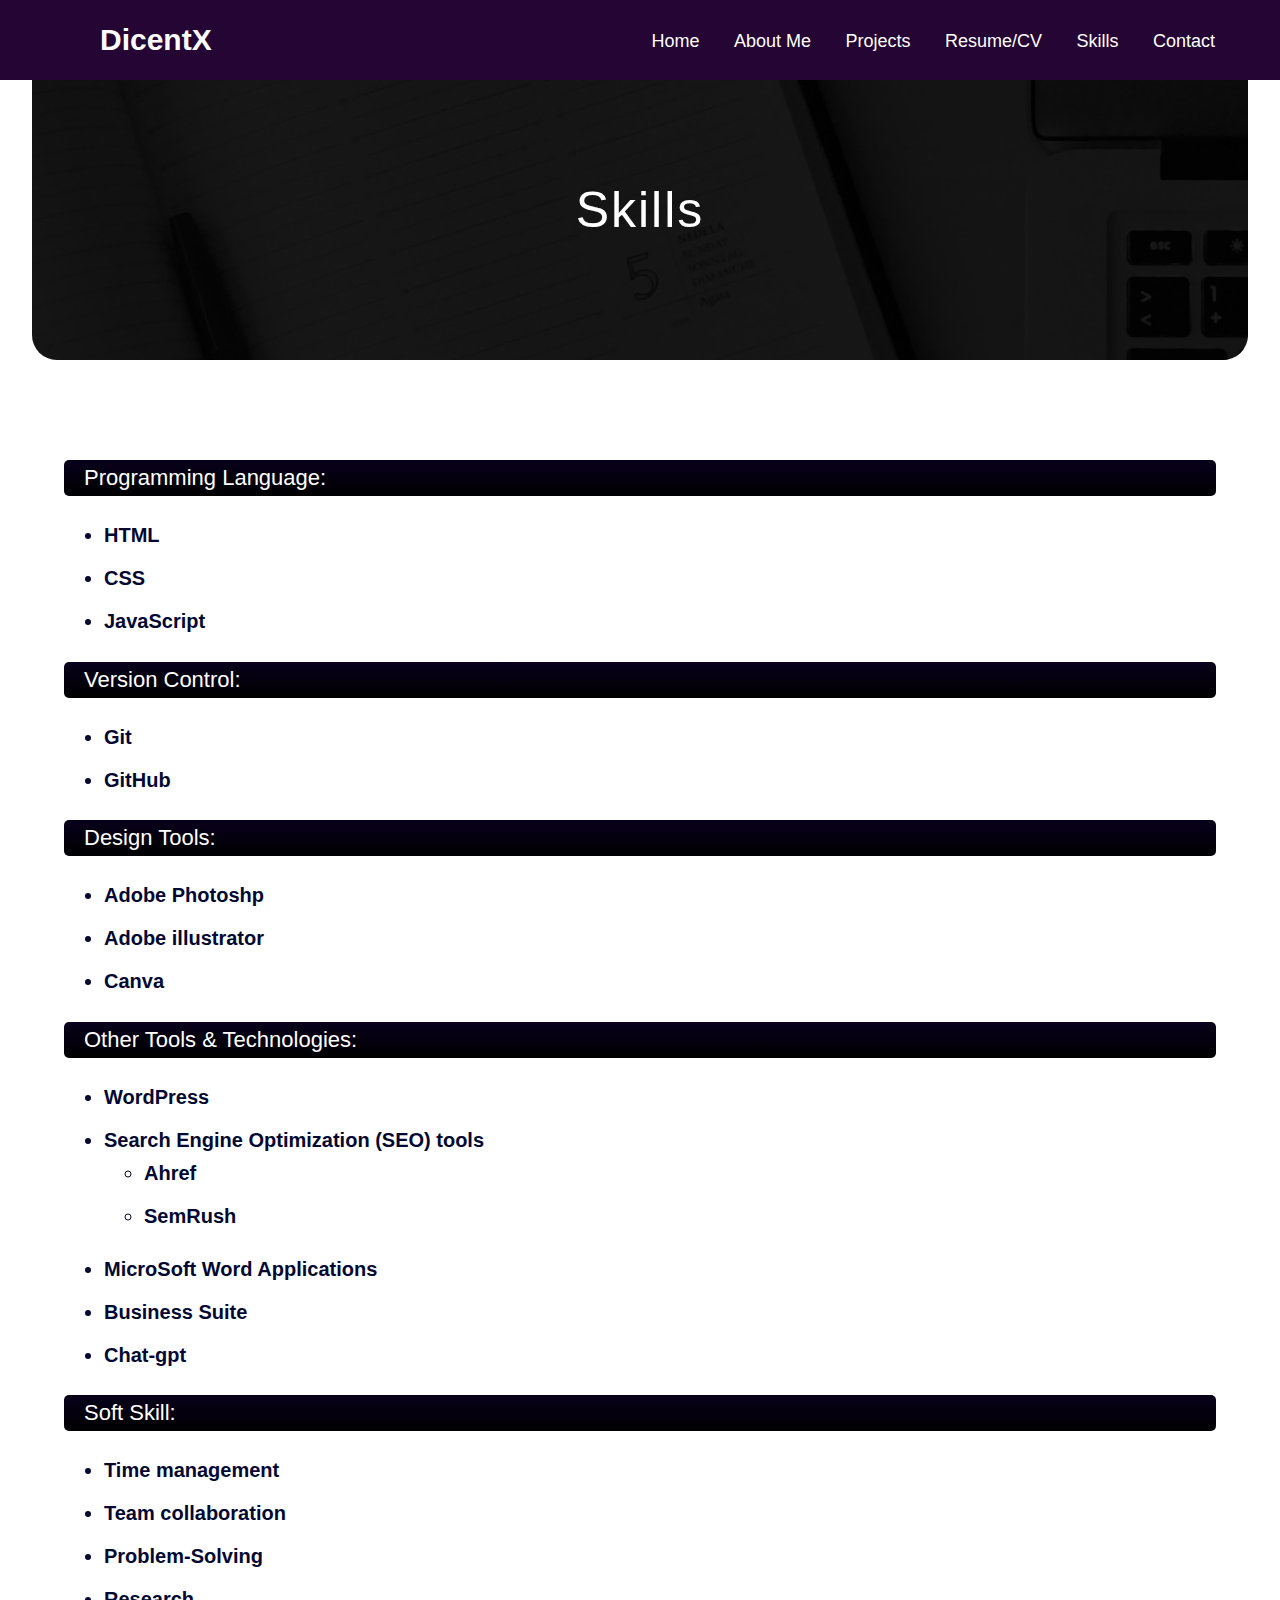
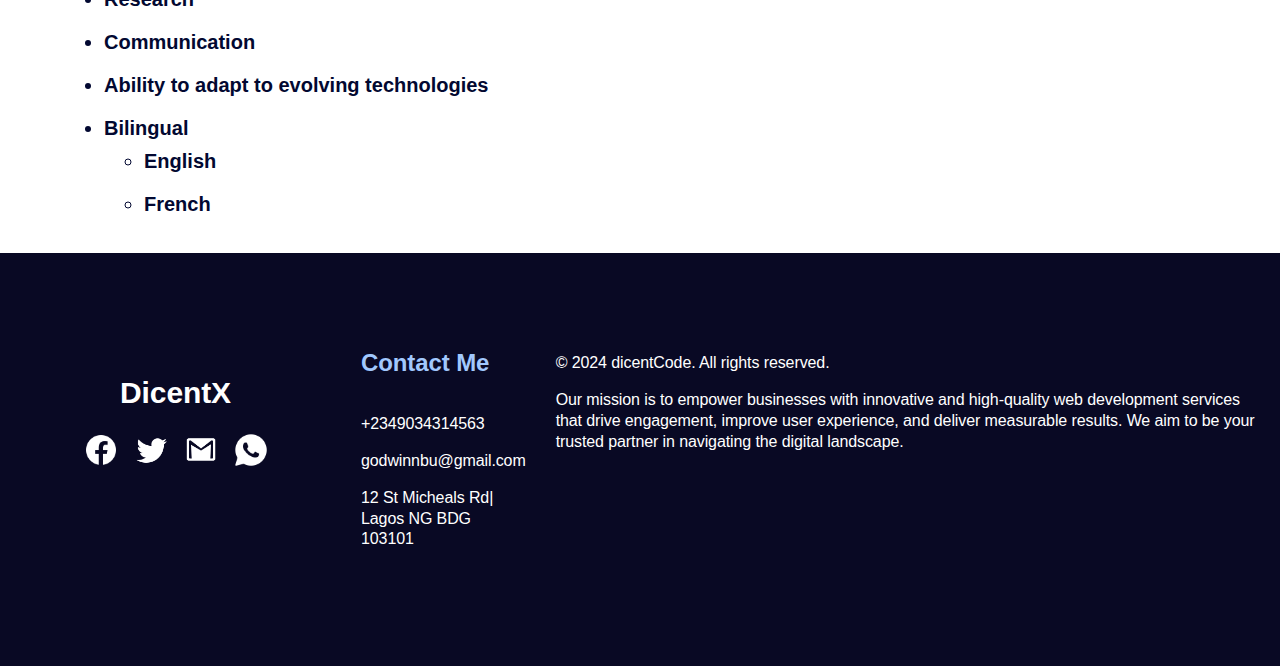
<file: skills.html>
<!DOCTYPE html>
<html lang="en">
<head>
    <meta charset="UTF-8">
    <meta name="viewport" content="width=device-width, initial-scale=1.0">
    <link rel="stylesheet" href="styles.css">
    <title>Skills</title>
</head>
<body>
    <nav>
        <input type="checkbox" id="check">
        <label for="check">
          <img src="images/icons8-menu-50.png" class="checkbtn">
        </label>
        
        <label class="logo">DicentX</label>
        <ul class="menu active">
          <li class="nav-menu">
            <a href="index.html">Home</a>
          </li>
          <li class="nav-menu">
            <a href="about me.html">About Me</a>
          </li>
          <li class="nav-menu">
            <a href="portfolio.html">Projects</a>
          </li>
          <li class="nav-menu">
            <a href="resume.html">Resume/CV</a>
          </li>
          <li class="nav-menu">
            <a href="skills.html">Skills</a>
          </li>
          <li class="nav-menu">
            <a href="contacts.html">Contact</a>
          </li>
        </ul>
      </nav>
      <div id="skill-heading">
        <div class="overlay">
            <h1>Skills</h1>
        </div>
      </div>
      <div class="my-skills">
        <div class="skill">
            <h2>Programming Language:</h2>
            <Ul>
                <li>HTML</li>
                <li>CSS</li>
                <li>JavaScript</li>
            </Ul>
        </div>
        <div class="skill">
          <h2>Version Control:</h2>
          <Ul>
              <li>Git</li>
              <li>GitHub</li>
          </Ul>
        </div>
        <div class="skill">
          <h2>Design Tools:</h2>
          <Ul>
            <li>Adobe Photoshp</li>
            <li>Adobe illustrator</li>
            <li>Canva</li>
          </Ul>
        </div>
        <div class="skill">
          <h2>Other Tools & Technologies:</h2>
          <Ul>
            <li>WordPress</li>
            <li>Search Engine Optimization (SEO) tools
              <ul>
                <li>Ahref</li>
                <li>SemRush</li>
              </ul>
            </li>
            <li>MicroSoft Word Applications</li>
            <li>Business Suite</li>
            <li>Chat-gpt</li>
           </Ul>
        </div>
        <div class="skill">
          <h2>Soft Skill:</h2>
          <Ul>
            <li>Time management</li>
            <li>Team collaboration</li>
            <li>Problem-Solving</li>
            <li>Research</li>
            <li>Communication</li>
            <li>Ability to adapt to evolving technologies</li>
            <li>Bilingual
              <ul>
                <li>English</li>
                <li>French</li>
              </ul>
            </li>
           </Ul>
        </div>
    </div>
      <footer id="Contact">
        <div class="foot-case first">
          <label class="logo foot-logo">DicentX</label>
          <ul>
            <li>
              <a href="https://web.facebook.com/profile.php?id=100074718063297"><img class="foot-icon" src="images/icons8-facebook-50.png" alt="facebook logo"></a>
            </li>
            <li>
              <a href="https://x.com/Factorstarblog"><img class="foot-icon" src="images/icons8-twitter-64.png" alt="twitter logo"></a>
            </li>
            <li>
              <a href="mailto:godwinnbu@gmail.com"><img class="foot-icon" src="images/icons8-gmail-64.png" al="gmail icon"></a>
            </li>
            <li>
              <a href="https://wa.me/+2349034314563"><img class="foot-icon" src="images/icons8-whatsapp-50.png" alt="whatsApp logo"></a>
            </li>
          </ul>
        </div>
        <div class="foot-case">
          <h5>Contact Me</h5>
          <p>+2349034314563</p>
          <p>godwinnbu@gmail.com</p>
          <p>12 St Micheals Rd| Lagos NG BDG 103101</p>
          </div>
        <div class="foot-case">
          <p>&copy; 2024 dicentCode. All rights reserved.</p>
          <p>Our mission is to empower businesses with innovative and high-quality web development services that drive engagement, improve user experience, and deliver measurable results. We aim to be your trusted partner in navigating the digital landscape.</p>
        </div>
      </footer>
</body>
</html>
</file>
<file: styles.css>
body, html{
    margin: 0;
    padding: 0;
    font-family: 'inter', sans-serif;
    width: 100%;
}

nav {
    position: fixed;
    top: 0;
    left: 0;
    width: 100%;
    background-color: #240533;
    height: 80px;
    z-index: 999;
}
label.logo{
    font-size: 30px;
    font-weight: bolder;
    color: white;
    line-height: 80px;
    margin: 0 100px;
    
}
label.logo:hover{
    margin: 5px 100px;
    cursor: pointer;
}

nav ul{
    float: right;
    margin-right: 50px;
}

nav ul li {
    display: inline-block;
    line-height: 50px;
    margin: 0 15px;
}
nav ul li a {
    color: white;
    font-size: 18px;
    text-decoration: none;
}

nav ul li a:hover{
    color: #0d71fc;
    transition: .5s;
}

.checkbtn{
    float: right;
    margin-top: 20px;
    margin-right: 40px;
    width: 35px;
    height: 35px;
    cursor: pointer;
    display: none;

}
#check{
    display: none;
}

#main-banner{
    display: block;
    text-align: center;
    padding: 0 100px;
    padding-top: 30px;
    padding-bottom: 100px;
    margin-top: 60px;
    color: white;
    background-color: rgba(35, 3, 44, 0.74);
    position: relative;
    overflow: hidden;
}
#main-banner .welcome{
    display: flex;
}
#main-banner .myphoto{
    padding-top: 50px;
    display: flex;
    justify-content: center;
    align-items: center;
}

#main-banner .myphoto img{
    width: 250px;
    height: 250px;
    border-radius: 50%;
}

.main-video{
    position: absolute;
    top: 0;
    left: 0;
    width: 100%;
    height: 100%;
    object-fit: cover;
    z-index: -1;
}

h1{
    font-size: 40px;
    letter-spacing: -0.05rem;
    width: 100%;
    z-index: 1;
}

#main-banner p{
    position: inherit;
    font-size: 20px;
    width: 100%;
    z-index: 1;
}
/* skill page ...........................................................*/
#skill-heading{
    position: relative;
    background: url(images/skills.jpg);
    background-position: center;
    background-repeat: no-repeat;
    object-fit: fill;
    padding: 0;
    margin: 0 auto;
    margin-bottom: 100px;
    width: 95%;
    border-radius: 0 0 25px 25px;
    overflow: hidden;
    z-index: -3;
}

#skill-heading .overlay{
    position: inherit;
    background-color: rgba(0, 0, 0, 0.9);
    width: 100%;
    height: 40vh;
    justify-content: center;
    display: flex;
    align-items: center;
    text-align: center;
    z-index: -1;
}

#skill-heading .overlay h1{
    color: white;
    font-weight: 400;
    font-size: 50px;
    letter-spacing: 2px;
    padding-top: 60px;
}

.my-skills {
    padding: 0;
    margin: 0 auto;
    width: 90%;
}
.my-skills h2 {
    color: #fff;
    font-size: 22px;
    font-weight: 500;
    background: linear-gradient(rgb(8, 0, 27), rgb(0, 0, 0));
    border-radius: 5px;
    padding: 5px 20px ;
}
.my-skills ul li {
    font-size: 20px;
    font-weight: 600;
    padding: 10px 0;
    color: #020831;
   
}


/*..................................................................................*/

/* about page ...........................................................*/
#about-heading{
    position: relative;
    background: url(images/godwin.jpeg);
    background-size: cover;
    background-position: center;
    background-repeat: no-repeat;
    object-fit: fill;
    padding: 0;
    margin: 0 auto;
    width: 95%;
    border-radius: 0 0 25px 25px;
    overflow: hidden;
    z-index: -3;
}

#about-heading .overlay{
    position: inherit;
    background-color: rgba(53, 8, 90, 0.9);
    width: 100%;
    height: 40vh;
    justify-content: center;
    display: flex;
    align-items: center;
    text-align: center;
    z-index: -1;
}

#about-heading .overlay h1{
    color: white;
    font-weight: 400;
    font-size: 50px;
    letter-spacing: 2px;
    padding-top: 60px;
}

#about-me-text{
    display: flex;
    flex-direction: column;
    padding: 0;
    margin: 100px auto;
    width: 90%;
    background: url(images/godwin.jpeg);
    background-position: center;
    background-repeat: no-repeat;
    background-size: cover;
    object-fit: cover;
    border-radius: 25px;
    overflow: hidden;
    color: white;
    text-align: center;
    z-index: -3;
}

#about-me-text .overlay{
    position: inherit;
    background-color: rgba(22, 3, 37, 0.932);
    padding-bottom: 100px;
    z-index: 1;
}

#about-me-text .about-hero h5{
    color: white;
    font-size: 30px;
    font-weight: 200;
    margin: 100px auto;
    z-index: 3;
    max-width: 850px;
    line-height: 3rem;
}

.about-child h5{
    color: #ffffff;
    font-size: 30px;
    font-weight: 200;
    margin: 100px auto;
    z-index: 3;
    max-width: 750px;
    line-height: 2rem;
    text-shadow: 5px 2px 9px rgba(0, 0, 0, 0.2)
}

#about-me-text .overlay p {
    margin: 0 auto;
    padding: 30px 0;
    max-width: 900px;
    font-size: 1.5rem;
    line-height: 1.8rem;

}

#about-me-text hr {
    width: 75%;
    border: -0.5em solid;
}

/*...................................................................*/

/*my portfolio.............................................................................*/

.my-portfolio {
    position: relative;
    margin: 0 auto;
    padding: 50px 0;
    gap: 15px;
    display: flex;
    flex-wrap: wrap;
    text-align: center;
    justify-content: center;
    align-items: center;
}
.web-project {
    margin: 0;
    padding: 0;
    padding-bottom: 0;
    margin-bottom: 0;
}

.web-project img.image {
    max-width: 400px;
    max-height: 200px;
    object-fit: fill;
    border-radius: 8px;
    margin: 0;
    padding: 0;
}

.my-portfolio p {
    margin: 0;
    padding: 0;
    font-size: 1.2rem;
    transition: .5s;
} 
.my-portfolio p:hover {
    color: #0082e6;
    text-decoration: wavy;
    cursor: pointer;
} 

/*.......................................................................................*/

#my-resume {
    display: block;
    justify-content: center;
    align-items: center;
    
}

#my-resume p {
    font-size: 1.2rem;
    line-height: 2rem;
    margin: 10px;
}

#my-resume h2 {
    font-size: 1.8rem;
    line-height: 2rem;
}

#my-resume h3 {
    font-size: 1.8rem;
    line-height: 3rem;
    margin-top: 50px;
    padding-left: 20px;
    background: linear-gradient(rgb(8, 0, 27), rgb(0, 0, 0));
    border-radius: 5px;
    color: white;
}

#my-resume h4 {
    font-size: 1.5rem;
    line-height: 2rem;
    padding-top: 40px;
}
#my-resume ul{
    line-height: 2rem;
}
.my-data{
    display: block;
    justify-content: center;
    align-items: center;
    text-align: left;
    font-weight: 400;
    width: fit-content;
    margin: 0 auto;
    
}

.my-data a{
    font-size: 1.2rem;
    text-decoration: none;
}

.my-data p{
    padding-left: 10px;
}

.my-data h1{
    font-size: 3rem;
    color: rgb(8, 2, 44);
    font-weight: 600;
}

.summary {
    display: block;
    text-align: center;
    max-width: 1000px;
    margin: 0 auto;
    padding-top: 30px;
}

.experience{
    text-align: left;
    display: block;
    justify-content: center;
    max-width: 1000px;
    margin: 0 auto;
    padding: 0;
    
}
.experience ul {
    width: inherit;
    margin: 0 auto;
    text-align: left;
    font-size: 1.2rem;
}

.cv-skill{
    max-width: 800px;
    max-height: 200px;
    background: linear-gradient(rgb(8, 0, 27), rgb(0, 0, 0));
    color: white;
    margin: 0 auto;
    font-size: 2.5rem;
    text-align: center;
    border-radius: 15px;
}

hr {
    margin-top: 50px;
    max-width: 70%;
    border: 1px solid rgba(0, 0, 0, 0.767);
}

/*...............................................................................................*/
.btn{
    display: flex;
    justify-content: flex-start;
    gap: 10px;
    z-index: 1;
}

.btn button{
    text-decoration: none;
    background-color: inherit;
    color: white;
    padding: 8px 10px;
    border-radius: 8px;
    border: 1px solid;
    font-size: 16px;
    display: flex;
    align-items: center;
}

.btn button:hover{
    background-color: rgba(78, 78, 233, 0.74);
    font-size: 15px;
    border: 1px solid white;
    transition: .3s;
    cursor: pointer;
}
.btn button img{
    filter: invert(1);
    width: 20px;
    margin-left: 5px;
}



.nav-button {
    position: absolute;
    top: 50%;
    transform: translateY(-50%);
    color: rgb(171, 169, 169);
    border: none;
    padding: 10px;
    cursor: pointer;
    font-size: 30px;
}

.prev {
    left: 10px;
}

.next {
    right: 10px;
}

footer{
    display: flex;
    justify-content: space-between;
    align-items: start;
    column-gap: 30px;
    padding: 0 20px;
    background-color: rgb(9, 9, 36);
    color: white;
    font-size: 16px;
    font-weight: 200;
    margin: 0;
    padding-top: 100px;
    padding-bottom: 100px;
    border-top: 1px solid white;
}
footer ul{
    display: flex;
    text-decoration: none;
    list-style-type: none;
    margin: 0 auto;
    justify-content: center;
    padding: 0;
}
footer .foot-logo{
    font-weight: 700;
}

.foot-icon{
    width: 34px;
    height: 34px;
    padding: 0 8px;
    filter: invert(1);
    transition: .5s;
}

.foot-icon:hover{
    transform: translateY(-20%); 
}
    
footer .foot-case{
    padding-top: 0%;
    text-align: left;
    line-height: 1.3em;
    letter-spacing: -0.1px;
}

footer .foot-case p{
    margin-top: 0;
}

h5{
    margin-top: 0%;
    font-size: 24px;
    color: #a1c8fe;
}

#cta{
    background: linear-gradient(rgb(30, 30, 116), rgb(0, 0, 26));
    margin: 30px auto;
    position:relative;
    padding: 100px 10px;
    display: block;
    justify-content: center;
    align-items: center;
    text-align: center;
    color: white;
    max-width: 1000px;
    border-radius: 45px;
}

#cta h2{
    font-size: 48px;
    font-weight: 400;
    letter-spacing: -0.05em;
}

#cta button{
    padding: 8px 15px;
    font-size: 16px;
    font-weight: 500;
    color: white;
    background-color: #0d71fc;
    border-radius: 8px;
    border: none;

}

#cta button:hover{
    font-size: 15px;
    color: rgb(0, 0, 0);
    background-color: #ffffff;
    transition: .5s;
}


@media screen and (max-width: 1150px) {
    .timeline{
        width: 80vw;
    }

    .timeline .checkpoint {
        width: 100%;
        transform: none;
        padding-left: 0;
        padding-right: 0;
        border: none
    }

    .timeline .checkpoint::before {
        width: 3px;
        height: 2.6em;
        top: -1.3em;
        left: 50%;
        transform: translateX(-50%);

    }

    .timeline .checkpoint div::before {
        top: -0.5em;
        left: 50%;
        transform: translateX(-50%);
    }
    .benefits{
        padding: 0 50px;
    }

}

@media screen and (max-width: 950px) {
  
    .icon{
        width: 30px;
        height: 30px;
    }
    .team h2{
        font-size: 30px;
    }

    

}

@media screen and (max-width: 850px) {
    label.logo{
        margin: 0 60px;
        
    }

    label.logo:hover{
        margin: 0 60px;
    }
    /*,,,,,,,,,,,,,,,,,,,,,,,,,,,,,,,,,,,,,,,,,,,,,,,,,,,,,,,,,,,,,,,,*/
    .overlay{
        padding: 0 20px;
    }


    #main-banner{
        margin: 0;
        padding: 60px 60px;
        padding-bottom: 50px;
        box-sizing: border-box;
        width: 100%;
    }


    .checkbtn{
        display: block;
    }

    nav ul{
        position: fixed;
        width: 100%;
        height: 100vh;
        background: #000000;
        margin-top: 0;
        top: 80px;
        left: -100%;
        text-align: center;
        padding-left: 0;
        padding-top: 50px;
        transition: all .5s;
    }

    nav ul li a{
        font-size: 20px;
    }

    a:hover, a.active{
        background: none;
        color: #0082e6;
    }

    #check:checked ~ ul{
        left: 0;
    }



    nav ul li{
        display: block;
        padding: 20px;
    }

    .icon{
        margin-top: -25px;
    }

    #cta{
        margin: 0%;
        border-radius: 0%;
    }

    #cta h2{
        font-size: 36px;
    }

    .blog img{
        max-width: 100%;
        max-height: 250px;
    }

    .checkpoint:nth-child(even) {
        text-align: center;
    }

    .checkpoint:nth-child(odd) {
        text-align: center;
    }

    #my-resume {
        padding: 30px;
        
    }


    footer{
        flex-direction: column;
        justify-content: space-evenly;
        align-items: center;
        font-size: 15px;

    }

    footer .foot-case {
        margin-top: 40px;
        text-align: center;
    }
    footer ul{
        margin: 0 auto;
        padding: 0;
    }
    footer .first{
        margin-top: 0;
        text-align: center;
    }
}

@media screen and (max-width: 450px) {

    label.logo{
        margin: 0 40px;
    }
    
    label.logo:hover{
        margin: 0 40px;
    }

    /*........................................*/
    #about-me-text{
        padding: 0;
        margin: 100px auto;
        width: 98%;
    }

    .web-project img.image {
        max-width: 350px;
    }

    .my-data h1{
        font-size: 2.5rem;
    }


    #main-banner{
        margin: 0;
        padding: 60px 30px;
        padding-bottom: 50px;
        box-sizing: border-box;
        width: 100%;
        min-height: 80vh;

    
    }

    #main-banner .myphoto img {
        max-width: 380px;
        max-height: 380px;
    }

    #hero{
        width: 100%;
    }
    h1{
        font-size: 32px;
        font-weight: 500;
    }

    #main-banner p{
        font-size: 17px;
        line-height: 1.5rem;
        letter-spacing: -0.05em;
    }

    .btn button{
        font-size: 15px;
    }


    #blog-highlights img{
        width: 450px;
    }

    #benefits h2{
        font-size: 30px;
        font-weight: 400;
    }

    #benefits p{
        font-size: 18px;
        font-weight: 400;
    }
    
    .benefits{
        padding: 0 20px;
    }

    .icon{
        width: 25px;
        height: 25px;
        margin-top: -15px;
    }

    #cta{
        margin: 0%;
        border-radius: 0%;
    }

    #cta h2{
        font-size: 30px;
    }

    #cta button{
        font-size: 14px;
    }


    
}
</file>
<file: contact-style.css>
* {
    margin: 0;
    padding: 0;
    box-sizing: border-box;
    font-family: 'Poppins', sans-serif;
}

html, body {
    display: block;
    align-items:  center;
    justify-content: center;
    width: 100%;
    background: linear-gradient(315deg, white, rgb(235, 229, 229));
}

nav {
    position: fixed;
    top: 0;
    left: 0;
    width: 100%;
    background-color: #240533;
    height: 80px;
    z-index: 999;
}
label.logo{
    font-size: 30px;
    font-weight: bolder;
    color: white;
    line-height: 80px;
    margin: 0 100px;
    
}
label.logo:hover{
    margin: 5px 100px;
    cursor: pointer;
}

nav ul{
    float: right;
    line-height: 80px;
    margin-right: 50px;
}

nav ul li {
    display: inline-block;
    line-height: 50px;
    margin: 0 15px;
}
nav ul li a {
    color: white;
    font-size: 18px;
    text-decoration: none;
}

nav ul li a:hover{
    color: #0d71fc;
    transition: .5s;
}

.checkbtn{
    float: right;
    margin-top: 20px;
    margin-right: 40px;
    width: 35px;
    height: 35px;
    cursor: pointer;
    display: none;

}
#check{
    display: none;
}

.contact {
    display: block;
    flex-direction: column;
    justify-content: center;
    align-items: center;
    width: 100%;
    height: 100%;
    margin-top: 100px;
}

.contact h1 {
    text-align: center;
    padding: 30px;
    font-size: 45px;
    font-weight: 700;
    color: rgb(71, 1, 71);
}



.social-contact {
    display: flex;
    align-items: center;
    justify-content: center;
    width: 100%;
    margin-bottom: 50px;
}

.social-contact .button {
    display: flex;
    height: 60px;
    width: 60px;
    text-align: center;
    margin: 0 5px;
    background: rgb(255, 255, 255);
    border-radius: 50px;
    cursor: pointer;
    box-shadow: 0px 10px 10px rgba(0, 0, 0, 0.1);
    /*transition:  all 0.6s cubic-bezier(0.68, -0.55, 0.265, 1.55); */
    transition: 0.3s ease-out;
    overflow: hidden;
}

.social-contact .button:hover {
    width: 200px;
}

.social-contact .button .icon-n {
    display: inline-block;
    height: 60px;
    width: 60px;
    border-radius: 50px;
    box-sizing: border-box;
    line-height: 60px;
    transition: .03s ease-in-out;
}

.social-contact .button .icon-n a {
    color: #000000;
}
.social-contact .button:nth-child(1):hover .icon-n {
    background: rgb(7, 92, 161);
}
.social-contact .button:nth-child(2):hover .icon-n {
    background: #1da1f2;
}
.social-contact .button:nth-child(3):hover .icon-n {
    background: #e13048;
}
.social-contact .button:nth-child(4):hover .icon-n {
    background: rgb(5, 207, 5);
}
.social-contact .button:nth-child(5):hover .icon-n {
    background: gold;
}
.social-contact .button .icon-n i {
    font-size: 25px;
    line-height: 60px;
    transition: .03s ease-in-out;
}
.social-contact .button:hover .icon-n i {
    color: white;
}

.social-contact .button span {
    font-size: 20px;
    font-weight: 600;
    line-height: 60px;
    margin-left: 10px;
    display: none;
}

.social-contact .button:hover span {
    display: inherit;
}

.social-contact .button:nth-child(1):hover span {
    color: rgb(7, 92, 161);
}
.social-contact .button:nth-child(2):hover span {
    color: #1da1f2;
}
.social-contact .button:nth-child(3):hover span {
    color: #e13048;
}
.social-contact .button:nth-child(4):hover span {
    color: rgb(5, 207, 5);
}
.social-contact .button:nth-child(5):hover span {
    color: gold;
}

form {
    padding: 0 10%;
    padding-bottom: 10%;
}


.form form {
    display: flex;
    flex-direction: column;
    gap: 20px;
    text-align: left;
    max-width: 900px;
    margin: 0 auto;
}

.form form h2, h3{
    font-size: 35px;
    color: rgb(71, 1, 71);
}
.form form h3 {
    font-size: 30px;
    padding-bottom: 50px;
}
.form form hr {
    border: none;
    height: 5px;
    width: 250px;
    margin: 10px 0;
    background: rgb(71, 1, 71);
    border-radius: 3px;
}

.form form button {
    cursor: pointer;
    border: none;
    line-height: 40px;
    border-radius: 50px;
    background:  linear-gradient(to right, rgb(95, 16, 95),rgb(53, 1, 53));
    color: white;
    font-size: 20px;
    width: 100%;
}
.form form button i {
    line-height: 50px;
    font-size: 15px;
    height: 50px;
    text-align: center;
}
.form form .gmail-input {
    height: 45px;
    border: none;
    padding-left: 20px;
    border-radius: 20px;
    font-size: 20px; 
}
.form form textarea{
    line-height: 60px;
    min-height: 200px;
}
.form form textarea:focus{
    border: none;
    border: 2px solid #ff994f;
}

footer{
    display: flex;
    justify-content: space-between;
    align-items: start;
    column-gap: 30px;
    padding: 0 20px;
    background-color: rgb(9, 9, 36);
    color: white;
    font-size: 16px;
    font-weight: 200;
    margin: 0;
    padding-top: 100px;
    padding-bottom: 100px;
    border-top: 1px solid white;
}
footer ul{
    display: flex;
    text-decoration: none;
    list-style-type: none;
    margin: 0 auto;
    justify-content: center;
    padding: 0;
}
footer .foot-logo{
    font-weight: 700;
}

.foot-icon{
    width: 34px;
    height: 34px;
    margin: 0 8px;
    filter: invert(1);
    transition: .5s;
}

.foot-icon:hover{
    transform: translateY(-20%); 
}
    
footer .foot-case{
    padding-top: 0%;
    text-align: left;
    line-height: 1.3em;
    letter-spacing: -0.1px;
}

footer .foot-case p{
    margin-top: 0;
    line-height: 1.5rem;
}

h5{
    margin-bottom: 20px;
    font-size: 24px;
    color: #a1c8fe;
}

@media screen and (max-width: 850px) {
    label.logo{
        margin: 0 60px;
        
    }

    label.logo:hover{
        margin: 0 60px;
    }
    /*,,,,,,,,,,,,,,,,,,,,,,,,,,,,,,,,,,,,,,,,,,,,,,,,,,,,,,,,,,,,,,,,*/
    .overlay{
        padding: 0 20px;
    }


    #main-banner{
        margin: 0;
        padding: 60px 60px;
        padding-bottom: 50px;
        box-sizing: border-box;
        width: 100%;
    }


    .checkbtn{
        display: block;
    }

    nav ul{
        position: fixed;
        width: 100%;
        height: 100vh;
        background: #000000;
        margin-top: 0;
        top: 80px;
        left: -100%;
        text-align: center;
        padding-left: 0;
        padding-top: 50px;
        transition: all .5s;
    }

    nav ul li a{
        font-size: 20px;
    }

    a:hover, a.active{
        background: none;
        color: #0082e6;
    }

    #check:checked ~ ul{
        left: 0;
    }



    nav ul li{
        display: block;
        padding: 20px;
    }

    .icon{
        margin-top: -25px;
    }

    footer{
        flex-direction: column;
        justify-content: space-evenly;
        align-items: center;
        font-size: 15px;

    }

    footer .foot-case {
        margin-top: 40px;
        text-align: center;
    }
    footer ul{
        margin: 0 auto;
        padding: 0;
    }
    footer .first{
        margin-top: 0;
        text-align: center;
    }
}
@media screen and (max-width: 800px) {
    .contact {
        padding-top: 100px;
    }
}

@media screen and (max-width: 450px) {

    label.logo{
        margin: 0 40px;
    }
    
    label.logo:hover{
        margin: 0 40px;
    }

    .social-contact .button:hover {
        width: 150px;
    }


    .social-contact .button span {
        font-size: 15px;
        line-height: 60px;
        margin-left: 5px;
    }

    .form form button {
        font-size: 18px;
    }

    .form form button i {
        font-size: 15px;
    }
}
</file>
